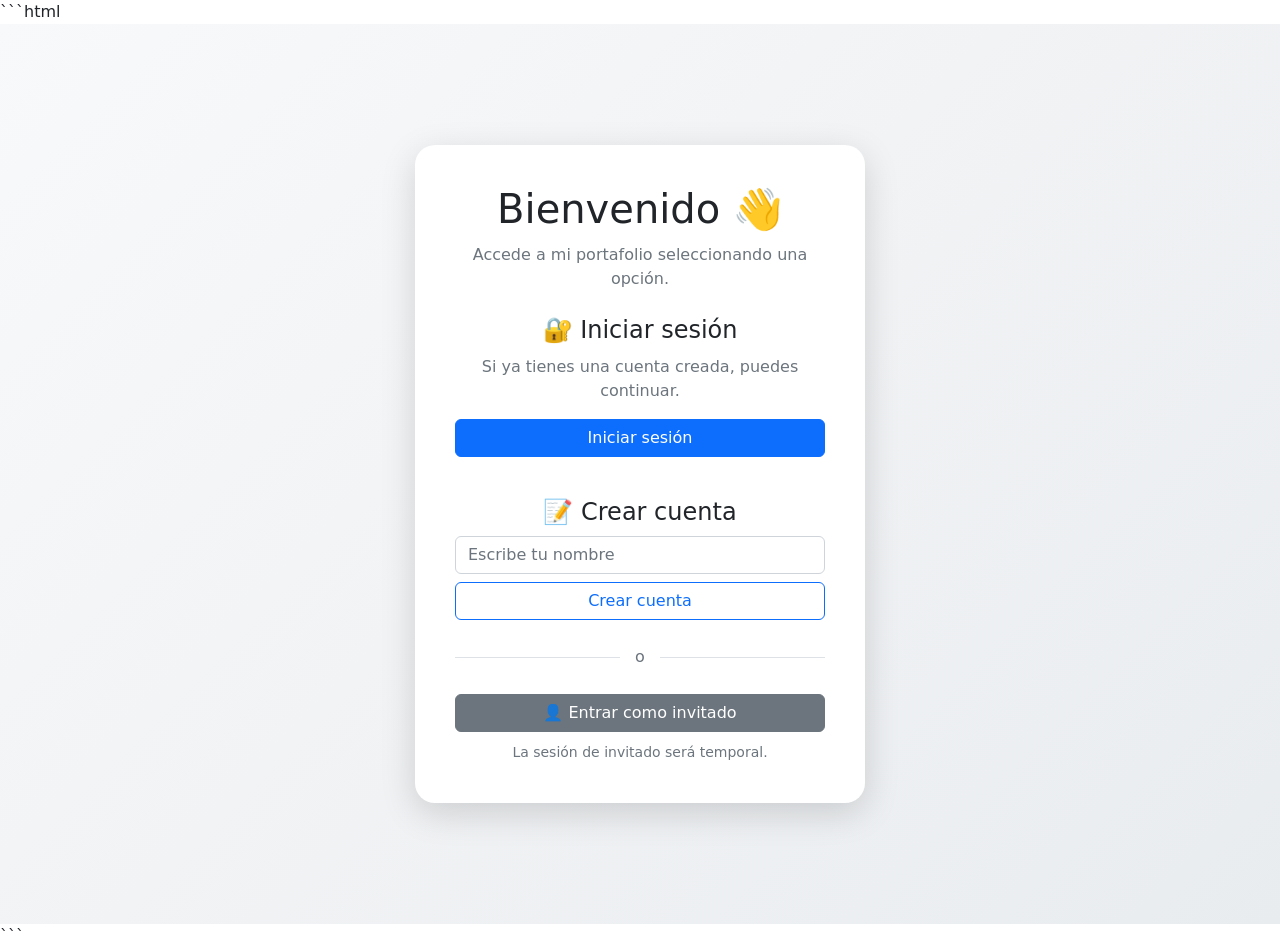
<file: index.html>
```html
<!DOCTYPE html>
<html lang="es">

<head>
    <meta charset="UTF-8">
    <meta name="viewport" content="width=device-width, initial-scale=1.0">

    <title>Portafolio | José Manuel</title>

    <!-- Bootstrap -->
    <link href="https://cdn.jsdelivr.net/npm/bootstrap@5.2.3/dist/css/bootstrap.min.css" rel="stylesheet">

    <!-- Nuestro CSS -->
    <link rel="stylesheet" href="css/styles.css">
</head>

<body>

    <!-- ========================================
         PANTALLA DE ACCESO
         ======================================== -->

    <div id="loginScreen" class="login-screen">

        <div class="login-card">

            <h1>Bienvenido 👋</h1>

            <p>
                Accede a mi portafolio seleccionando una opción.
            </p>

            <!-- CUENTA EXISTENTE -->
            <div id="existingAccount">

                <h4>🔐 Iniciar sesión</h4>

                <p id="accountMessage">
                    Si ya tienes una cuenta creada, puedes continuar.
                </p>

                <button
                    type="button"
                    class="btn btn-primary w-100 mb-3"
                    onclick="iniciarSesion()">
                    Iniciar sesión
                </button>

            </div>


            <!-- CREAR CUENTA -->
            <div class="register-box">

                <h4>📝 Crear cuenta</h4>

                <input
                    type="text"
                    id="registerName"
                    class="form-control mb-2"
                    placeholder="Escribe tu nombre">

                <button
                    type="button"
                    class="btn btn-outline-primary w-100"
                    onclick="crearCuenta()">
                    Crear cuenta
                </button>

            </div>


            <div class="login-divider">
                <span>o</span>
            </div>


            <!-- INVITADO -->
            <button
                type="button"
                class="btn btn-secondary w-100"
                onclick="entrarComoInvitado()">

                👤 Entrar como invitado

            </button>

            <small class="guest-info">
                La sesión de invitado será temporal.
            </small>

        </div>

    </div>


    <!-- ========================================
         CONTENIDO COMPLETO DEL PORTAFOLIO
         ======================================== -->

    <div id="portfolioContent" style="display: none;">

        <!-- ==============================
             BARRA DE NAVEGACIÓN
             ============================== -->

        <nav class="navbar navbar-expand-lg navbar-dark bg-dark">

            <div class="container">

                <a class="navbar-brand" href="#inicio">
                    Mi Portafolio
                </a>

                <button
                    class="navbar-toggler"
                    type="button"
                    data-bs-toggle="collapse"
                    data-bs-target="#navbarNav"
                    aria-controls="navbarNav"
                    aria-expanded="false"
                    aria-label="Abrir navegación">

                    <span class="navbar-toggler-icon"></span>

                </button>
                
                <div class="collapse navbar-collapse" id="navbarNav">

                    <ul class="navbar-nav ms-auto">

                        <li class="nav-item">
                            <a class="nav-link" href="#inicio">
                                Inicio
                            </a>
                        </li>

                        <li class="nav-item">
                            <a class="nav-link" href="#sobre-mi">
                                Sobre mí
                            </a>
                        </li>

                        <li class="nav-item">
                            <a class="nav-link" href="#tecnologias">
                                Tecnologías
                            </a>
                        </li>

                        <li class="nav-item">
                            <a class="nav-link" href="#proyectos">
                                Proyectos
                            </a>
                        </li>

                        <li class="nav-item">
                            <a class="nav-link" href="#contacto">
                                Contacto
                            </a>
                        </li>

                        <span id="welcomeUser" class="navbar-text me-3"></span>

                        <button
                            type="button"
                            class="btn btn-outline-danger me-2"
                            onclick="cerrarSesion()">
                            Cerrar sesión
                        </button>

                        <li class="nav-item">
                            <button
                                id="themeButton"
                                class="btn btn-outline-light ms-2"
                                type="button">
                                🌙
                            </button>
                        </li>

                    </ul>

                </div>

            </div>

        </nav>


        <!-- ==============================
             INICIO
             ============================== -->

        <section id="inicio" class="py-5">

            <div class="container">

                <div class="row align-items-center">

                    <div class="col-lg-7">

                        <h1>
                            Hola, soy José Manuel
                        </h1>

                        <h2 class="text-primary">
                            Estudiante de desarrollo web
                        </h2>

                        <p class="lead">
                            Soy estudiante de la Universidad de San Buenaventura
                            y actualmente curso sexto semestre. Me interesa el
                            desarrollo web y continuar aprendiendo nuevas
                            herramientas y tecnologías para crear páginas web.
                        </p>

                        <a href="#proyectos" class="btn btn-primary">
                            Ver mis proyectos
                        </a>

                    </div>


                    <!-- Foto de perfil -->

                    <div class="col-lg-5 text-center">

                        <img
                            src="assets/img/perfil.jpg"
                            alt="Foto de José Manuel"
                            class="profile-image">

                    </div>

                </div>

            </div>

        </section>


        <!-- ==============================
             SOBRE MÍ
             ============================== -->

        <section id="sobre-mi" class="py-5 bg-light">

            <div class="container">

                <h2 class="text-center mb-5">
                    Sobre mí
                </h2>

                <div class="row align-items-center">

                    <!-- Imagen Universidad -->

                    <div class="col-lg-5 text-center mb-4 mb-lg-0">

                        <img
                            src="assets/img/universidad.jpg"
                            alt="Universidad de San Buenaventura"
                            class="university-image">

                    </div>


                    <!-- Información -->

                    <div class="col-lg-7">

                        <p>
                            Mi nombre es José Manuel y soy estudiante de la
                            Universidad de San Buenaventura, actualmente en
                            sexto semestre.
                        </p>

                        <p>
                            Durante mi formación académica he tenido la
                            oportunidad de aprender diferentes conceptos
                            relacionados con el desarrollo de software y
                            especialmente con el desarrollo web.
                        </p>

                        <p>
                            Este portafolio es un espacio para mostrar mi
                            proceso de aprendizaje y algunos de los proyectos
                            que he realizado durante mi formación.
                        </p>

                    </div>

                </div>

            </div>

        </section>


        <!-- ==============================
             TECNOLOGÍAS
             ============================== -->

        <section id="tecnologias" class="py-5">

            <div class="container">

                <h2 class="text-center mb-5">
                    Lo que estoy aprendiendo
                </h2>

                <div class="row text-center">


                    <!-- HTML -->

                    <div class="col-md-3 mb-4">

                        <div class="card technology-card h-100">

                            <div class="card-body">

                                <img
                                    src="assets/img/html.png"
                                    alt="HTML"
                                    class="technology-icon">

                                <h3 class="mt-3">
                                    HTML
                                </h3>

                                <p>
                                    Estructura y contenido de páginas web.
                                </p>

                            </div>

                        </div>

                    </div>


                    <!-- CSS -->

                    <div class="col-md-3 mb-4">

                        <div class="card technology-card h-100">

                            <div class="card-body">

                                <img
                                    src="assets/img/css.png"
                                    alt="CSS"
                                    class="technology-icon">

                                <h3 class="mt-3">
                                    CSS
                                </h3>

                                <p>
                                    Diseño, estilos y presentación visual
                                    de páginas web.
                                </p>

                            </div>

                        </div>

                    </div>


                    <!-- JavaScript -->

                    <div class="col-md-3 mb-4">

                        <div class="card technology-card h-100">

                            <div class="card-body">

                                <img
                                    src="assets/img/javascript.png"
                                    alt="JavaScript"
                                    class="technology-icon">

                                <h3 class="mt-3">
                                    JavaScript
                                </h3>

                                <p>
                                    Interactividad y comportamiento
                                    dinámico de las páginas.
                                </p>

                            </div>

                        </div>

                    </div>


                    <!-- Bootstrap -->

                    <div class="col-md-3 mb-4">

                        <div class="card technology-card h-100">

                            <div class="card-body">

                                <img
                                    src="assets/img/bootstrap.png"
                                    alt="Bootstrap"
                                    class="technology-icon">

                                <h3 class="mt-3">
                                    Bootstrap
                                </h3>

                                <p>
                                    Creación de interfaces responsive y
                                    componentes web.
                                </p>

                            </div>

                        </div>

                    </div>

                </div>

            </div>

        </section>


        <!-- ==============================
             PROYECTOS
             ============================== -->

             
        <section id="proyectos" class="py-5 bg-light">

            <div class="container">

                <h2 class="text-center mb-5">
                    Mis proyectos
                </h2>

                <div class="row justify-content-center">

                    <div class="col-md-6 col-lg-5 mb-4">

                        <div class="card project-card h-100">

                            <div class="card-body text-center">

                                <h3 class="card-title">
                                    Sistema de Biblioteca
                                </h3>

                                <p class="card-text">
                                    Ejercicio de JavaScript que procesa solicitudes
                                    de préstamo de libros mediante arrays.
                                </p>

                                <a
                                    href="modules/biblioteca/biblioteca.html"
                                    target="_blank"
                                    class="btn btn-primary">

                                    Ver proyecto

                                </a>

                            </div>

                        </div>

                    </div>

                    <!-- Proyecto Figma -->

                    <div class="col-md-6 col-lg-5 mb-4">

                        <div class="card project-card h-100">

                            <div class="card-body text-center">

                                <h4 class="card-title">
                                    Proyecto de diseño web
                                </h4>

                                <p class="card-text">
                                    Proyecto realizado como parte de mi
                                    proceso de aprendizaje en diseño y
                                    desarrollo web.
                                </p>

                                <a
                                    href="https://genre-split-03445173.figma.site/"
                                    target="_blank"
                                    class="btn btn-primary">

                                    Ver proyecto

                                </a>

                            </div>

                        </div>

                    </div>

                

        </section>


        <!-- ==============================
             CONTACTO
             ============================== -->

        <section id="contacto" class="py-5">

            <div class="container text-center">

                <h2>
                    Contacto
                </h2>

                <p class="mt-3">
                    Puedes conocer más sobre mi trabajo y mis proyectos
                    a través de este portafolio.
                </p>

                <a href="#inicio" class="btn btn-dark">
                    Volver al inicio
                </a>

            </div>

        </section>


        <!-- ==============================
             FOOTER
             ============================== -->

        <footer class="py-4 bg-dark text-white">

            <div class="container text-center">

                <p class="mb-0">
                    Portafolio de José Manuel © 2026
                </p>

            </div>

        </footer>

    </div>


    <!-- ========================================
         JAVASCRIPT
         ======================================== -->

    <!-- Bootstrap JavaScript -->
    <script src="https://cdn.jsdelivr.net/npm/bootstrap@5.2.3/dist/js/bootstrap.bundle.min.js"></script>

    <!-- Local Storage / Session Storage -->
    <script src="modules/class3/js/storage.js"></script>

    <!-- Nuestro JavaScript -->
    <script src="js/scripts.js"></script>

</body>

</html>
```
</file>
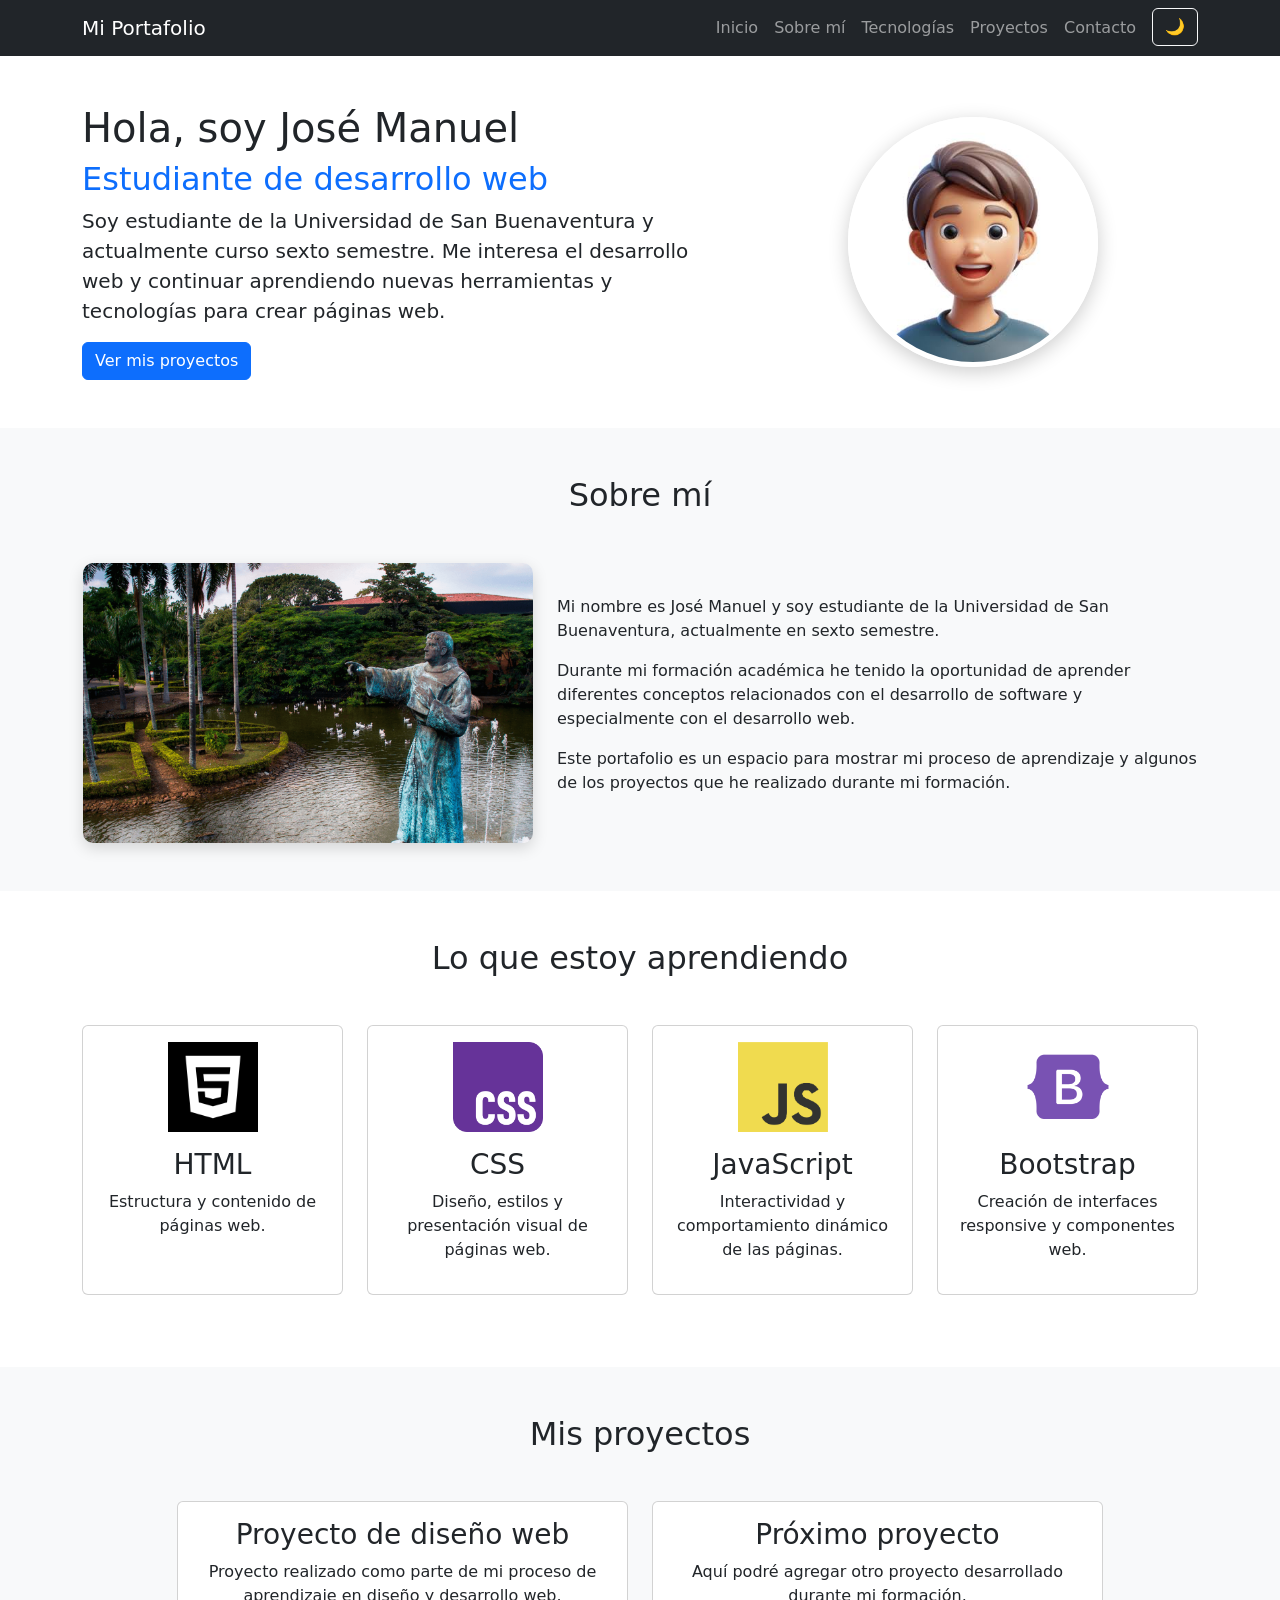
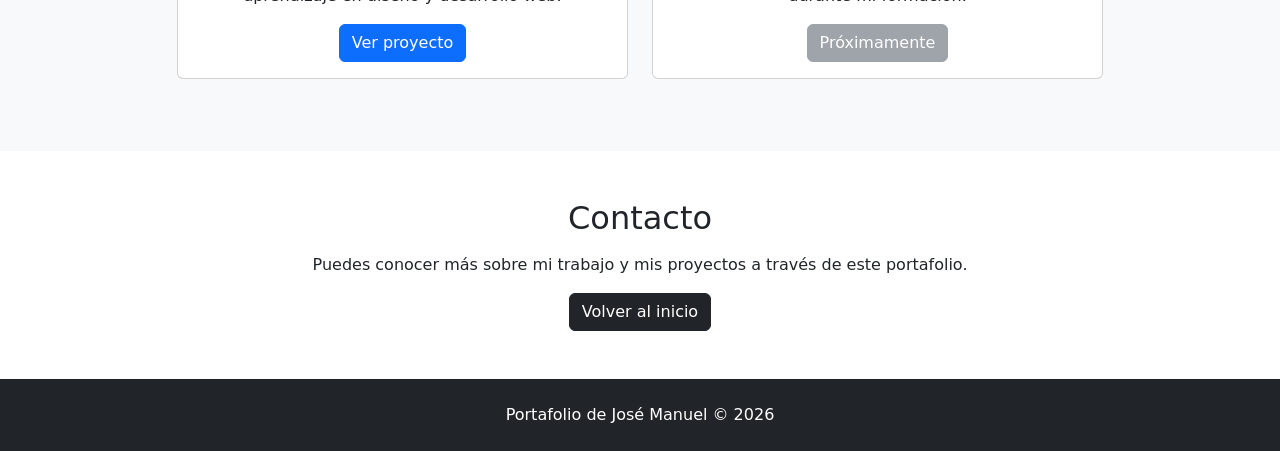
<file: portafolio-web/index.html>
<!DOCTYPE html>
<html lang="es">

<head>
    <meta charset="UTF-8">
    <meta name="viewport" content="width=device-width, initial-scale=1.0">

    <title>Portafolio | José Manuel</title>

    <!-- Bootstrap -->
    <link href="https://cdn.jsdelivr.net/npm/bootstrap@5.2.3/dist/css/bootstrap.min.css" rel="stylesheet">

    <!-- Nuestro CSS -->
    <link rel="stylesheet" href="css/styles.css">
</head>

<body>

    <!-- ==============================
         BARRA DE NAVEGACIÓN
         ============================== -->

    <nav class="navbar navbar-expand-lg navbar-dark bg-dark">

        <div class="container">

            <a class="navbar-brand" href="#inicio">
                Mi Portafolio
            </a>

            <button class="navbar-toggler" type="button"
                data-bs-toggle="collapse"
                data-bs-target="#navbarNav"
                aria-controls="navbarNav"
                aria-expanded="false"
                aria-label="Abrir navegación">

                <span class="navbar-toggler-icon"></span>

            </button>

            <div class="collapse navbar-collapse" id="navbarNav">

                <ul class="navbar-nav ms-auto">

                    <li class="nav-item">
                        <a class="nav-link" href="#inicio">
                            Inicio
                        </a>
                    </li>

                    <li class="nav-item">
                        <a class="nav-link" href="#sobre-mi">
                            Sobre mí
                        </a>
                    </li>

                    <li class="nav-item">
                        <a class="nav-link" href="#tecnologias">
                            Tecnologías
                        </a>
                    </li>

                    <li class="nav-item">
                        <a class="nav-link" href="#proyectos">
                            Proyectos
                        </a>
                    </li>

                    <li class="nav-item">
                        <a class="nav-link" href="#contacto">
                            Contacto
                        </a>
                    </li>

                    <li class="nav-item">
                        <button id="themeButton"
                            class="btn btn-outline-light ms-2"
                            type="button">
                            🌙
                        </button>
                    </li>

                </ul>

            </div>

        </div>

    </nav>


    <!-- ==============================
         INICIO
         ============================== -->

    <section id="inicio" class="py-5">

        <div class="container">

            <div class="row align-items-center">

                <div class="col-lg-7">

                    <h1>
                        Hola, soy José Manuel
                    </h1>

                    <h2 class="text-primary">
                        Estudiante de desarrollo web
                    </h2>

                    <p class="lead">
                        Soy estudiante de la Universidad de San Buenaventura
                        y actualmente curso sexto semestre. Me interesa el
                        desarrollo web y continuar aprendiendo nuevas
                        herramientas y tecnologías para crear páginas web.
                    </p>

                    <a href="#proyectos" class="btn btn-primary">
                        Ver mis proyectos
                    </a>

                </div>


                <!-- Foto de perfil -->

                <div class="col-lg-5 text-center">

                    <img
                        src="assets/img/perfil.jpg"
                        alt="Foto de José Manuel"
                        class="profile-image">

                </div>

            </div>

        </div>

    </section>


    <!-- ==============================
         SOBRE MÍ
         ============================== -->

    <section id="sobre-mi" class="py-5 bg-light">

        <div class="container">

            <h2 class="text-center mb-5">
                Sobre mí
            </h2>

            <div class="row align-items-center">

                <!-- Imagen Universidad -->

                <div class="col-lg-5 text-center mb-4 mb-lg-0">

                    <img
                        src="assets/img/universidad.jpg"
                        alt="Universidad de San Buenaventura"
                        class="university-image">

                </div>


                <!-- Información -->

                <div class="col-lg-7">

                    <p>
                        Mi nombre es José Manuel y soy estudiante de la
                        Universidad de San Buenaventura, actualmente en
                        sexto semestre.
                    </p>

                    <p>
                        Durante mi formación académica he tenido la
                        oportunidad de aprender diferentes conceptos
                        relacionados con el desarrollo de software y
                        especialmente con el desarrollo web.
                    </p>

                    <p>
                        Este portafolio es un espacio para mostrar mi
                        proceso de aprendizaje y algunos de los proyectos
                        que he realizado durante mi formación.
                    </p>

                </div>

            </div>

        </div>

    </section>


    <!-- ==============================
         TECNOLOGÍAS
         ============================== -->

    <section id="tecnologias" class="py-5">

        <div class="container">

            <h2 class="text-center mb-5">
                Lo que estoy aprendiendo
            </h2>

            <div class="row text-center">


                <!-- HTML -->

                <div class="col-md-3 mb-4">

                    <div class="card technology-card h-100">

                        <div class="card-body">

                            <img
                                src="assets/img/html.png"
                                alt="HTML"
                                class="technology-icon">

                            <h3 class="mt-3">
                                HTML
                            </h3>

                            <p>
                                Estructura y contenido de páginas web.
                            </p>

                        </div>

                    </div>

                </div>


                <!-- CSS -->

                <div class="col-md-3 mb-4">

                    <div class="card technology-card h-100">

                        <div class="card-body">

                            <img
                                src="assets/img/css.png"
                                alt="CSS"
                                class="technology-icon">

                            <h3 class="mt-3">
                                CSS
                            </h3>

                            <p>
                                Diseño, estilos y presentación visual
                                de páginas web.
                            </p>

                        </div>

                    </div>

                </div>


                <!-- JavaScript -->

                <div class="col-md-3 mb-4">

                    <div class="card technology-card h-100">

                        <div class="card-body">

                            <img
                                src="assets/img/javascript.png"
                                alt="JavaScript"
                                class="technology-icon">

                            <h3 class="mt-3">
                                JavaScript
                            </h3>

                            <p>
                                Interactividad y comportamiento
                                dinámico de las páginas.
                            </p>

                        </div>

                    </div>

                </div>


                <!-- Bootstrap -->

                <div class="col-md-3 mb-4">

                    <div class="card technology-card h-100">

                        <div class="card-body">

                            <img
                                src="assets/img/bootstrap.png"
                                alt="Bootstrap"
                                class="technology-icon">

                            <h3 class="mt-3">
                                Bootstrap
                            </h3>

                            <p>
                                Creación de interfaces responsive y
                                componentes web.
                            </p>

                        </div>

                    </div>

                </div>

            </div>

        </div>

    </section>


    <!-- ==============================
         PROYECTOS
         ============================== -->

    <section id="proyectos" class="py-5 bg-light">

        <div class="container">

            <h2 class="text-center mb-5">
                Mis proyectos
            </h2>

            <div class="row justify-content-center">


                <!-- Proyecto Figma -->

                <div class="col-md-6 col-lg-5 mb-4">

                    <div class="card project-card h-100">

                        <div class="card-body text-center">

                            <h3 class="card-title">
                                Proyecto de diseño web
                            </h3>

                            <p class="card-text">
                                Proyecto realizado como parte de mi
                                proceso de aprendizaje en diseño y
                                desarrollo web.
                            </p>

                            <a
                                href="https://genre-split-03445173.figma.site/"
                                target="_blank"
                                class="btn btn-primary">

                                Ver proyecto

                            </a>

                        </div>

                    </div>

                </div>


                <!-- Proyecto futuro -->

                <div class="col-md-6 col-lg-5 mb-4">

                    <div class="card project-card h-100">

                        <div class="card-body text-center">

                            <h3 class="card-title">
                                Próximo proyecto
                            </h3>

                            <p class="card-text">
                                Aquí podré agregar otro proyecto
                                desarrollado durante mi formación.
                            </p>

                            <button
                                class="btn btn-secondary"
                                disabled>

                                Próximamente

                            </button>

                        </div>

                    </div>

                </div>

            </div>

        </div>

    </section>


    <!-- ==============================
         CONTACTO
         ============================== -->

    <section id="contacto" class="py-5">

        <div class="container text-center">

            <h2>
                Contacto
            </h2>

            <p class="mt-3">
                Puedes conocer más sobre mi trabajo y mis proyectos
                a través de este portafolio.
            </p>

            <a href="#inicio" class="btn btn-dark">
                Volver al inicio
            </a>

        </div>

    </section>


    <!-- ==============================
         FOOTER
         ============================== -->

    <footer class="py-4 bg-dark text-white">

        <div class="container text-center">

            <p class="mb-0">
                Portafolio de José Manuel © 2026
            </p>

        </div>

    </footer>


    <!-- Bootstrap JavaScript -->

    <script src="https://cdn.jsdelivr.net/npm/bootstrap@5.2.3/dist/js/bootstrap.bundle.min.js"></script>

    <!-- Nuestro JavaScript -->

    <script src="js/scripts.js"></script>

</body>

</html>
</file>
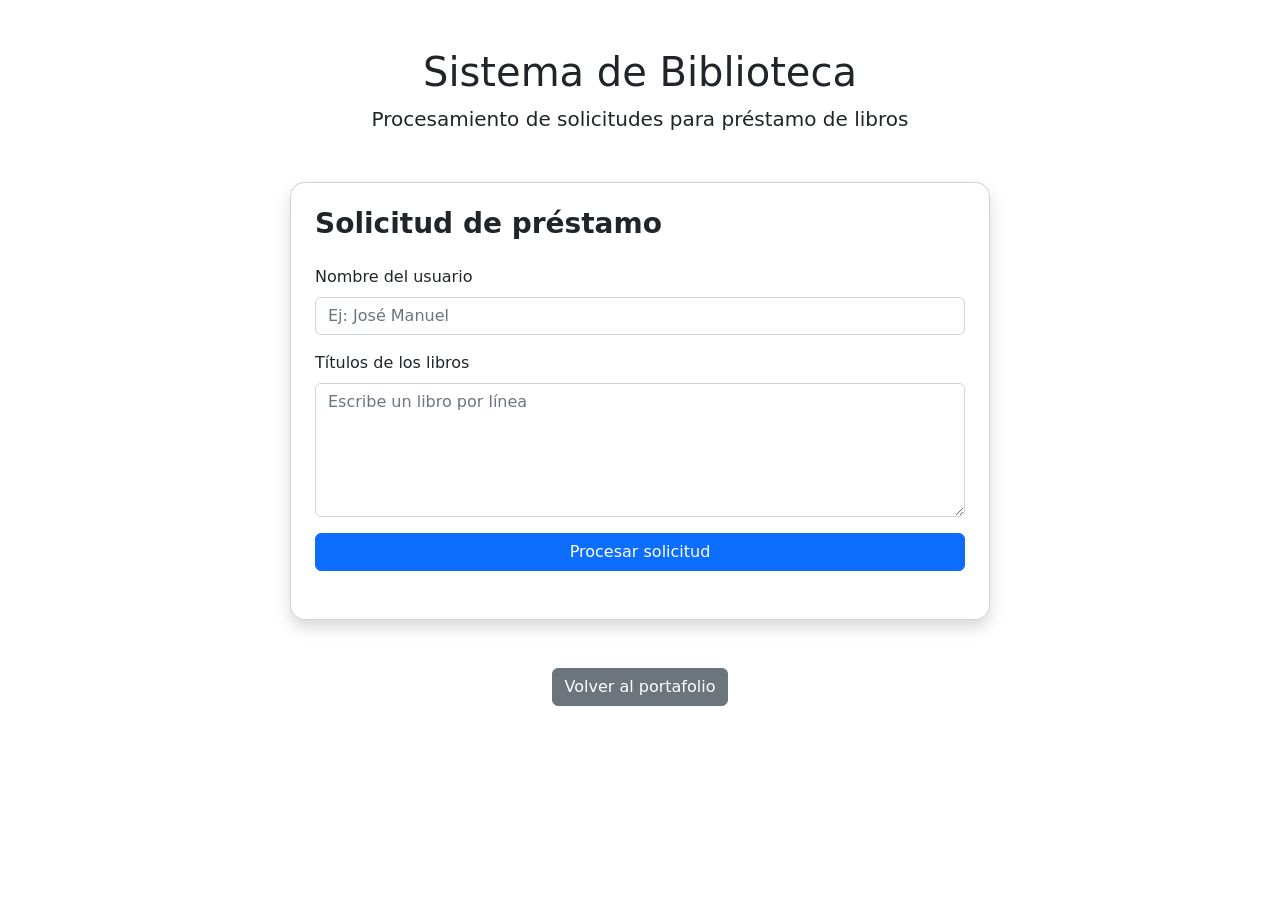
<file: modules/biblioteca/biblioteca.html>
<!DOCTYPE html>
<html lang="es">
<head>
    <meta charset="UTF-8">
    <meta name="viewport" content="width=device-width, initial-scale=1.0">

    <title>Sistema de Biblioteca</title>

    <link
        href="https://cdn.jsdelivr.net/npm/bootstrap@5.3.3/dist/css/bootstrap.min.css"
        rel="stylesheet"
    >

    <link rel="stylesheet" href="../../css/styles.css">
</head>

<body>

    <div class="container py-5">

        <!-- Título -->
        <div class="text-center mb-5">
            <h1>Sistema de Biblioteca</h1>

            <p class="lead">
                Procesamiento de solicitudes para préstamo de libros
            </p>
        </div>


        
        <div class="card shadow p-4 mx-auto biblioteca-card">

            <h3 class="mb-4">Solicitud de préstamo</h3>

            <div class="mb-3">
                <label for="nombreUsuario" class="form-label">
                    Nombre del usuario
                </label>

                <input
                    type="text"
                    id="nombreUsuario"
                    class="form-control"
                    placeholder="Ej: José Manuel"
                >
            </div>


            <div class="mb-3">
                <label for="libros" class="form-label">
                    Títulos de los libros
                </label>

                <textarea
                    id="libros"
                    class="form-control"
                    rows="5"
                    placeholder="Escribe un libro por línea"
                ></textarea>
            </div>


            <button
                id="procesarBtn"
                class="btn btn-primary"
            >
                Procesar solicitud
            </button>


            
            <div id="resultado" class="mt-4"></div>

        </div>


        


        <div class="text-center mt-5">
            <a href="../../index.html" class="btn btn-secondary">
                Volver al portafolio
            </a>
        </div>

    </div>


    <script src="biblioteca.js"></script>

</body>
</html>
</file>
